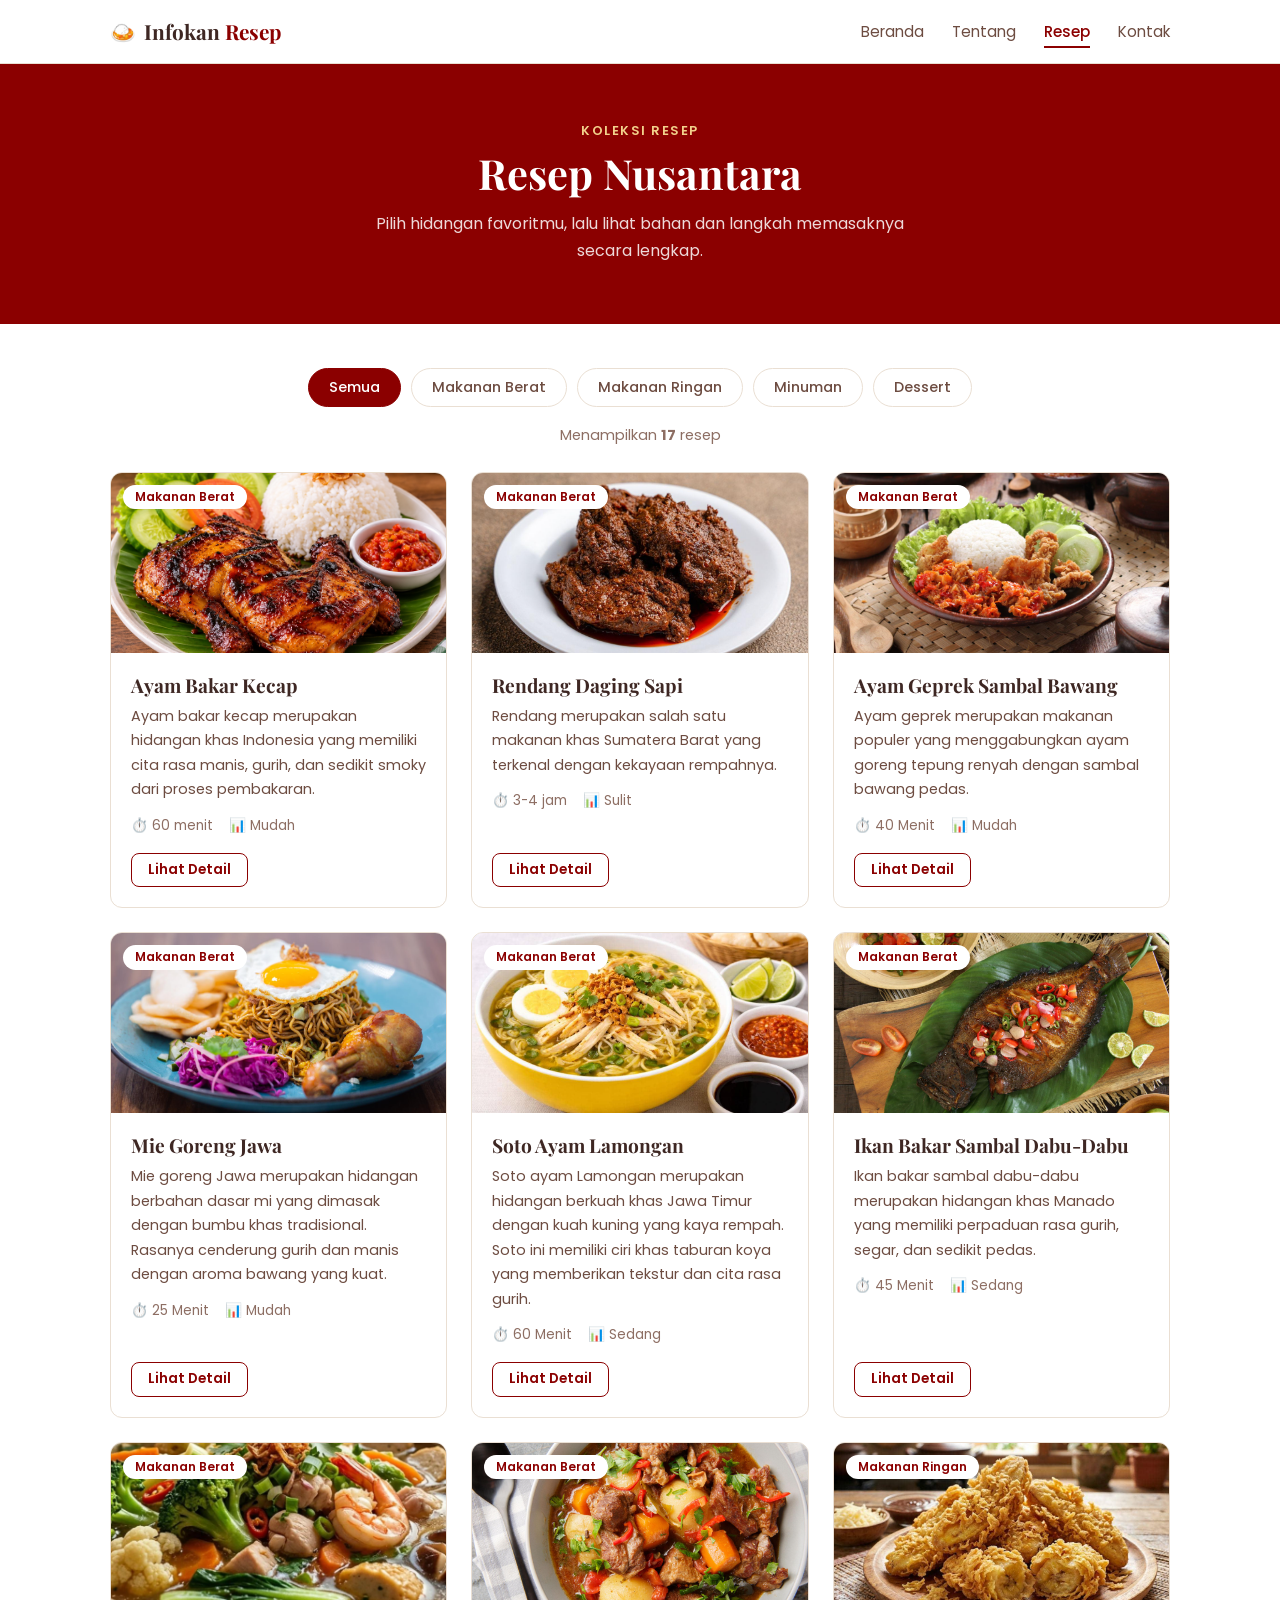
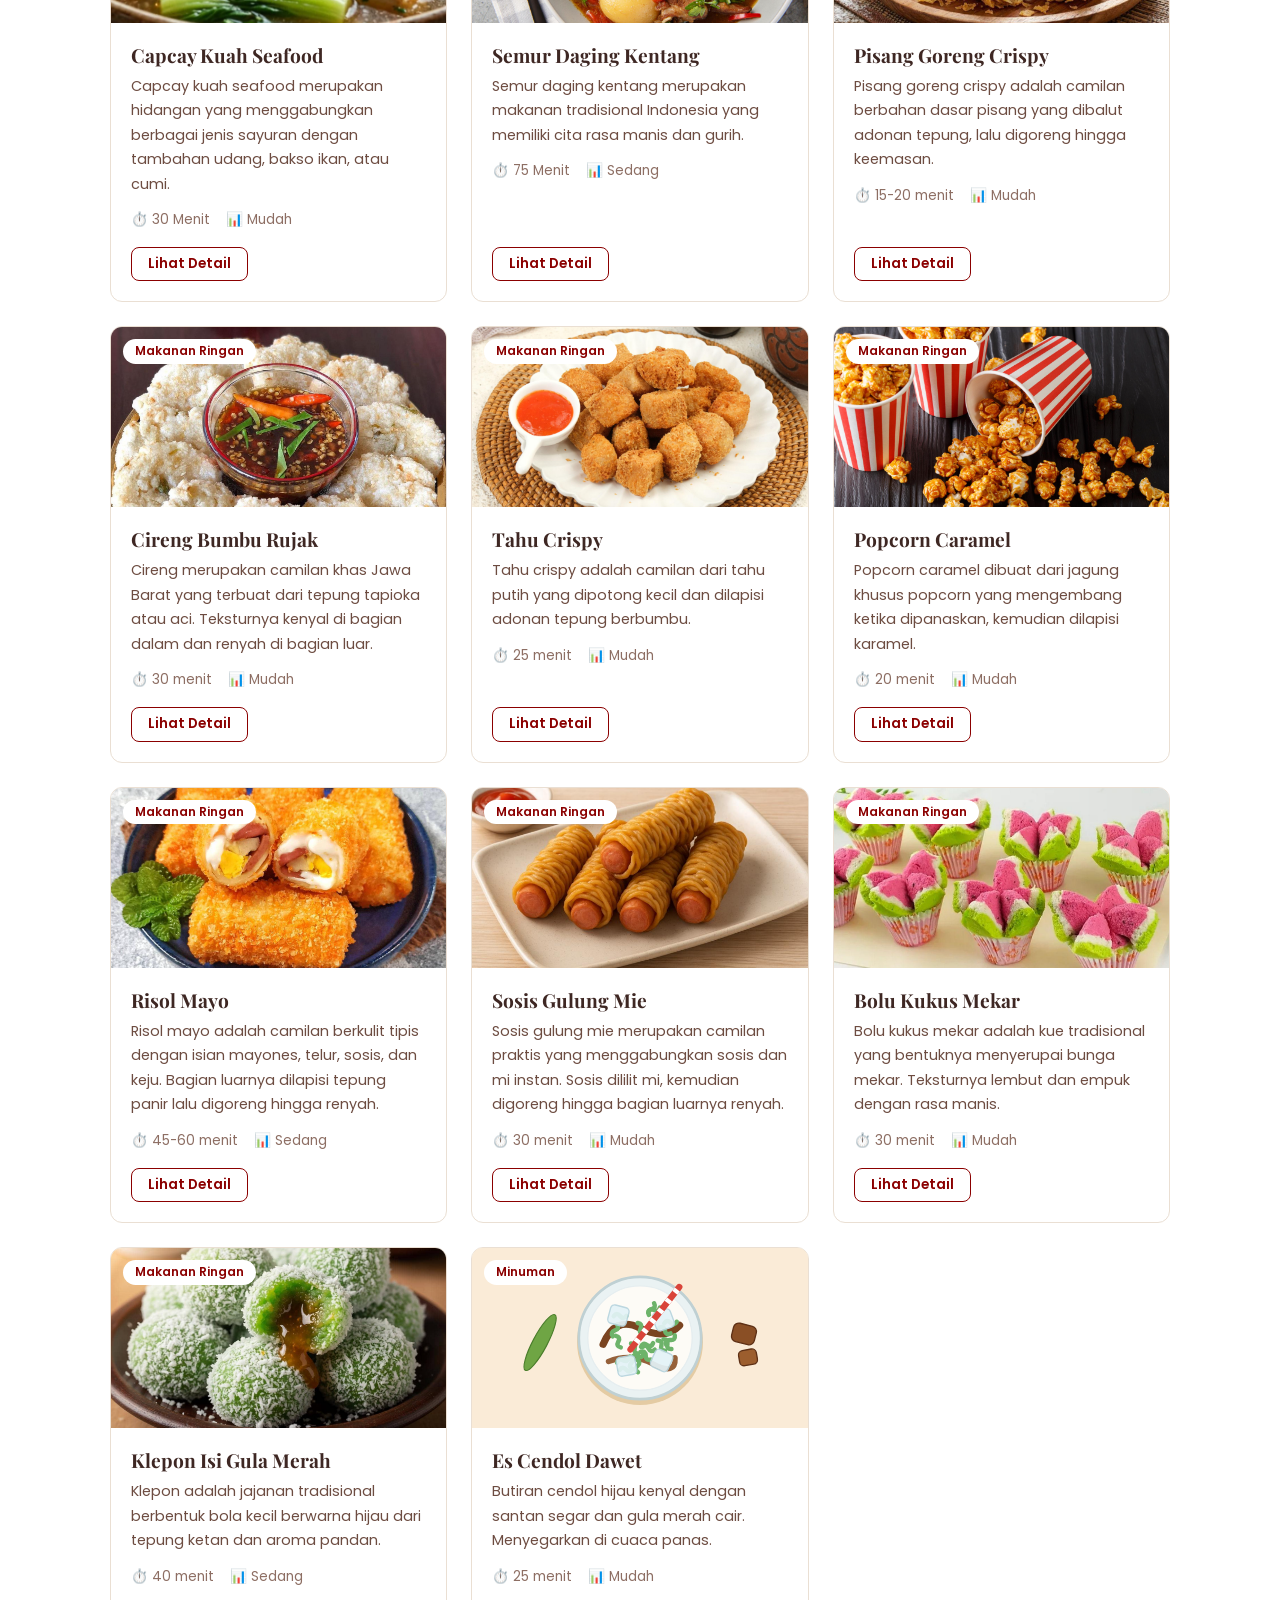
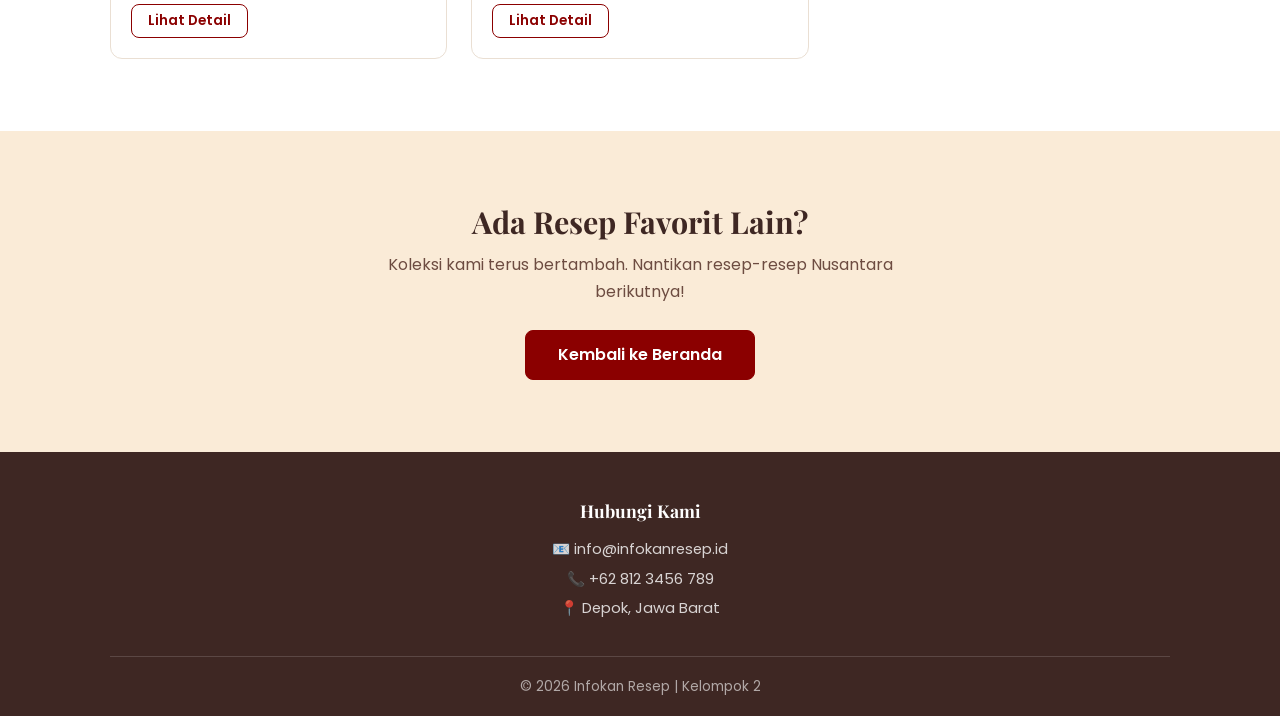
<file: resep.html>
<!DOCTYPE html>
<html lang="id">
<head>
    <meta charset="UTF-8">
    <meta name="viewport" content="width=device-width, initial-scale=1.0">
    <title>Resep Nusantara - Infokan Resep</title>
    <link rel="preconnect" href="https://fonts.googleapis.com">
    <link rel="preconnect" href="https://fonts.gstatic.com" crossorigin>
    <link href="https://fonts.googleapis.com/css2?family=Playfair+Display:wght@400;600;700;800&family=Poppins:wght@300;400;500;600;700&display=swap" rel="stylesheet">
    <link rel="stylesheet" href="style.css">
</head>
<body>
    <!-- Navigation -->
    <nav class="navbar" id="navbar">
        <div class="nav-container">
            <a href="index.html" class="nav-logo">
                <span class="logo-icon">🍛</span>
                <span class="logo-text">Infokan <span class="logo-accent">Resep</span></span>
            </a>
            <ul class="nav-menu" id="nav-menu">
                <li><a href="index.html" class="nav-link">Beranda</a></li>
                <li><a href="" class="nav-link">Tentang</a></li>
                <li><a href="resep.html" class="nav-link active">Resep</a></li>
                <li><a href="" class="nav-link">Kontak</a></li>
            </ul>
            <button class="hamburger" id="hamburger" aria-label="Menu navigasi">
                <span class="bar"></span>
                <span class="bar"></span>
                <span class="bar"></span>
            </button>
        </div>
    </nav>

    <!-- Page Header -->
    <header class="page-header">
        <div class="container">
            <span class="section-tag">Koleksi Resep</span>
            <h1 class="page-header-title">Resep Nusantara</h1>
            <p class="page-header-desc">Pilih hidangan favoritmu, lalu lihat bahan dan langkah memasaknya secara lengkap.</p>
        </div>
    </header>

    <!-- Recipes Section -->
    <main class="recipes-section">
        <div class="container">

            <!-- Filter kategori (data-filter dipakai script.js) -->
            <div class="filter-bar" role="group" aria-label="Filter kategori resep">
                <button type="button" class="filter-btn active" data-filter="semua">Semua</button>
                <button type="button" class="filter-btn" data-filter="makanan-berat">Makanan Berat</button>
                <button type="button" class="filter-btn" data-filter="makanan-ringan">Makanan Ringan</button>
                <button type="button" class="filter-btn" data-filter="minuman">Minuman</button>
                <button type="button" class="filter-btn" data-filter="dessert">Dessert</button>
            </div>
            <p class="recipe-result" aria-live="polite">Menampilkan <strong id="recipeCount">17</strong> resep</p>

            <div class="recipes-grid">


                <!-- Resep 2 -->
                <article class="recipe-card recipe-card-full" id="ayam-bakar-kecap" data-category="makanan-berat">
                    <div class="recipe-card-image">
                        <span class="recipe-card-badge">Makanan Berat</span>
                        <div class="recipe-card-overlay">
                            <img src="images/ayam-bakar-kecap.png" alt="Ayam Bakar Kecap" width="350" loading="lazy">
                        </div>
                    </div>
                    <div class="recipe-card-body">
                        <h2 class="recipe-card-title">Ayam Bakar Kecap</h2>
                        <p class="recipe-card-desc">Ayam bakar kecap merupakan hidangan khas Indonesia yang memiliki cita rasa manis, gurih, dan sedikit smoky dari proses pembakaran.</p>
                        <div class="recipe-card-meta">
                            <span class="meta-item">⏱️ 60 menit</span>
                            <span class="meta-item">📊 Mudah</span>
                        </div>
                        <button type="button" class="btn btn-outline btn-sm recipe-detail-btn" data-recipe="ayam-bakar-kecap">Lihat Detail</button>
                    </div>
                </article>

                <!-- Resep 3 -->
                <article class="recipe-card recipe-card-full" id="rendang-daging-sapi" data-category="makanan-berat">
                    <div class="recipe-card-image">
                        <span class="recipe-card-badge">Makanan Berat</span>
                        <div class="recipe-card-overlay">
                            <img src="images/rendang-daging-sapi.png" alt="Rendang Daging Sapi" width="350" loading="lazy">
                        </div>
                    </div>
                    <div class="recipe-card-body">
                        <h2 class="recipe-card-title">Rendang Daging Sapi</h2>
                        <p class="recipe-card-desc">Rendang merupakan salah satu makanan khas Sumatera Barat yang terkenal dengan kekayaan rempahnya.</p>
                        <div class="recipe-card-meta">
                            <span class="meta-item">⏱️ 3-4 jam</span>
                            <span class="meta-item">📊 Sulit</span>
                        </div>
                        <button type="button" class="btn btn-outline btn-sm recipe-detail-btn" data-recipe="rendang-daging-sapi">Lihat Detail</button>
                    </div>
                </article>

                <!-- Resep 4 -->
                <article class="recipe-card recipe-card-full" id="ayam-geprek-sambal-bawang" data-category="makanan-berat">
                    <div class="recipe-card-image">
                        <span class="recipe-card-badge">Makanan Berat</span>
                        <div class="recipe-card-overlay">
                            <img src="images/ayam-geprek-sambal-bawang.png" alt="Ayam Geprek Sambal Bawang" width="350" loading="lazy">
                        </div>
                    </div>
                    <div class="recipe-card-body">
                        <h2 class="recipe-card-title">Ayam Geprek Sambal Bawang</h2>
                        <p class="recipe-card-desc">Ayam geprek merupakan makanan populer yang menggabungkan ayam goreng tepung renyah dengan sambal bawang pedas.</p>
                        <div class="recipe-card-meta">
                            <span class="meta-item">⏱️ 40 Menit</span>
                            <span class="meta-item">📊 Mudah</span>
                        </div>
                        <button type="button" class="btn btn-outline btn-sm recipe-detail-btn" data-recipe="ayam-geprek-sambal-bawang">Lihat Detail</button>
                    </div>
                </article>

                <!-- Resep 5 -->
                <article class="recipe-card recipe-card-full" id="mie-goreng-jawa" data-category="makanan-berat">
                    <div class="recipe-card-image">
                        <span class="recipe-card-badge">Makanan Berat</span>
                        <div class="recipe-card-overlay">
                            <img src="images/mie-goreng-jawa.png" alt="Mie Goreng Jawa" width="350" loading="lazy">
                        </div>
                    </div>
                    <div class="recipe-card-body">
                        <h2 class="recipe-card-title">Mie Goreng Jawa</h2>
                        <p class="recipe-card-desc">Mie goreng Jawa merupakan hidangan berbahan dasar mi yang dimasak dengan bumbu khas tradisional. Rasanya cenderung gurih dan manis dengan aroma bawang yang kuat.</p>
                        <div class="recipe-card-meta">
                            <span class="meta-item">⏱️ 25 Menit</span>
                            <span class="meta-item">📊 Mudah</span>
                        </div>
                        <button type="button" class="btn btn-outline btn-sm recipe-detail-btn" data-recipe="mie-goreng-jawa">Lihat Detail</button>
                    </div>
                </article>

                <!-- Resep 6 -->
                <article class="recipe-card recipe-card-full" id="soto-ayam-lamongan" data-category="makanan-berat">
                    <div class="recipe-card-image">
                        <span class="recipe-card-badge">Makanan Berat</span>
                        <div class="recipe-card-overlay">
                            <img src="images/soto-ayam-lamongan.png" alt="Soto Ayam Lamongan" width="350" loading="lazy">
                        </div>
                    </div>
                    <div class="recipe-card-body">
                        <h2 class="recipe-card-title">Soto Ayam Lamongan</h2>
                        <p class="recipe-card-desc">Soto ayam Lamongan merupakan hidangan berkuah khas Jawa Timur dengan kuah kuning yang kaya rempah. Soto ini memiliki ciri khas taburan koya yang memberikan  tekstur dan cita rasa gurih.</p>
                        <div class="recipe-card-meta">
                            <span class="meta-item">⏱️ 60 Menit</span>
                            <span class="meta-item">📊 Sedang</span>
                        </div>
                        <button type="button" class="btn btn-outline btn-sm recipe-detail-btn" data-recipe="soto-ayam-lamongan">Lihat Detail</button>
                    </div>
                </article>

                <!-- Resep 7 -->
                <article class="recipe-card recipe-card-full" id="ikan-bakar-sambal-dabu-dabu" data-category="makanan-berat">
                    <div class="recipe-card-image">
                        <span class="recipe-card-badge">Makanan Berat</span>
                        <div class="recipe-card-overlay">
                            <img src="images/ikan-bakar-sambal-dabu.png" alt="Ikan Bakar Sambal Dabu-Dabu" width="350" loading="lazy">
                        </div>
                    </div>
                    <div class="recipe-card-body">
                        <h2 class="recipe-card-title">Ikan Bakar Sambal Dabu-Dabu</h2>
                        <p class="recipe-card-desc">Ikan bakar sambal dabu-dabu merupakan hidangan khas Manado yang memiliki perpaduan rasa gurih, segar, dan sedikit pedas.</p>
                        <div class="recipe-card-meta">
                            <span class="meta-item">⏱️ 45 Menit</span>
                            <span class="meta-item">📊 Sedang</span>
                        </div>
                        <button type="button" class="btn btn-outline btn-sm recipe-detail-btn" data-recipe="ikan-bakar-sambal-dabu-dabu">Lihat Detail</button>
                    </div>
                </article>

                <!-- Resep 8 -->
                <article class="recipe-card recipe-card-full" id="capcay-kuah-seafood" data-category="makanan-berat">
                    <div class="recipe-card-image">
                        <span class="recipe-card-badge">Makanan Berat</span>
                        <div class="recipe-card-overlay">
                            <img src="images/capcay-kuah-seafood.png" alt="Capcay Kuah Seafood" width="350" loading="lazy">
                        </div>
                    </div>
                    <div class="recipe-card-body">
                        <h2 class="recipe-card-title">Capcay Kuah Seafood</h2>
                        <p class="recipe-card-desc">Capcay kuah seafood merupakan hidangan yang menggabungkan berbagai jenis sayuran dengan tambahan udang, bakso ikan, atau cumi.</p>
                        <div class="recipe-card-meta">
                            <span class="meta-item">⏱️ 30 Menit</span>
                            <span class="meta-item">📊 Mudah</span>
                        </div>
                        <button type="button" class="btn btn-outline btn-sm recipe-detail-btn" data-recipe="capcay-kuah-seafood">Lihat Detail</button>
                    </div>
                </article>

                <!-- Resep 9 -->
                <article class="recipe-card recipe-card-full" id="semur-daging-kentang" data-category="makanan-berat">
                    <div class="recipe-card-image">
                        <span class="recipe-card-badge">Makanan Berat</span>
                        <div class="recipe-card-overlay">
                            <img src="images/semur-daging-kentang.png" alt="Semur Daging Kentang" width="350" loading="lazy">
                        </div>
                    </div>
                    <div class="recipe-card-body">
                        <h2 class="recipe-card-title">Semur Daging Kentang</h2>
                        <p class="recipe-card-desc">Semur daging kentang merupakan makanan tradisional Indonesia yang memiliki cita rasa manis dan gurih.</p>
                        <div class="recipe-card-meta">
                            <span class="meta-item">⏱️ 75 Menit</span>
                            <span class="meta-item">📊 Sedang</span>
                        </div>
                        <button type="button" class="btn btn-outline btn-sm recipe-detail-btn" data-recipe="capcay-kuah-seafood">Lihat Detail</button>
                    </div>
                </article>

                <!-- Resep 10 -->
                <article class="recipe-card recipe-card-full" id="pisang-goreng-crispy" data-category="makanan-ringan">
                    <div class="recipe-card-image">
                        <span class="recipe-card-badge">Makanan Ringan</span>
                        <div class="recipe-card-overlay">
                            <img src="images/pisang-goreng-crispy.png" alt="Pisang Goreng Crispy" width="350" loading="lazy">
                        </div>
                    </div>
                    <div class="recipe-card-body">
                        <h2 class="recipe-card-title">Pisang Goreng Crispy</h2>
                        <p class="recipe-card-desc">Pisang goreng crispy adalah camilan berbahan dasar pisang yang dibalut adonan tepung, lalu digoreng hingga keemasan.</p>
                        <div class="recipe-card-meta">
                            <span class="meta-item">⏱️ 15-20 menit</span>
                            <span class="meta-item">📊 Mudah</span>
                        </div>
                        <button type="button" class="btn btn-outline btn-sm recipe-detail-btn" data-recipe="pisang-goreng-crispy">Lihat Detail</button>
                    </div>
                </article>

                <!-- Resep 11 -->
                <article class="recipe-card recipe-card-full" id="cireng-bumbu-rujak" data-category="makanan-ringan">
                    <div class="recipe-card-image">
                        <span class="recipe-card-badge">Makanan Ringan</span>
                        <div class="recipe-card-overlay">
                            <img src="images/cireng-bumbu-rujak.png" alt="Cireng Bumbu Rujak" width="350" loading="lazy">
                        </div>
                    </div>
                    <div class="recipe-card-body">
                        <h2 class="recipe-card-title">Cireng Bumbu Rujak</h2>
                        <p class="recipe-card-desc">Cireng merupakan camilan khas Jawa Barat yang terbuat dari tepung tapioka atau aci. Teksturnya kenyal di bagian dalam dan renyah di bagian luar.</p>
                        <div class="recipe-card-meta">
                            <span class="meta-item">⏱️ 30 menit</span>
                            <span class="meta-item">📊 Mudah</span>
                        </div>
                        <button type="button" class="btn btn-outline btn-sm recipe-detail-btn" data-recipe="cireng-bumbu-rujak">Lihat Detail</button>
                    </div>
                </article>

                <!-- Resep 12 -->
                <article class="recipe-card recipe-card-full" id="tahu-crispy" data-category="makanan-ringan">
                    <div class="recipe-card-image">
                        <span class="recipe-card-badge">Makanan Ringan</span>
                        <div class="recipe-card-overlay">
                            <img src="images/tahu-crispy.png" alt="Tahu Crispy" width="350" loading="lazy">
                        </div>
                    </div>
                    <div class="recipe-card-body">
                        <h2 class="recipe-card-title">Tahu Crispy</h2>
                        <p class="recipe-card-desc">Tahu crispy adalah camilan dari tahu putih yang dipotong kecil dan dilapisi adonan tepung berbumbu.</p>
                        <div class="recipe-card-meta">
                            <span class="meta-item">⏱️ 25 menit</span>
                            <span class="meta-item">📊 Mudah</span>
                        </div>
                        <button type="button" class="btn btn-outline btn-sm recipe-detail-btn" data-recipe="tahu-crispy">Lihat Detail</button>
                    </div>
                </article>

                <!-- Resep 13 -->
                <article class="recipe-card recipe-card-full" id="popcorn-caramel" data-category="makanan-ringan">
                    <div class="recipe-card-image">
                        <span class="recipe-card-badge">Makanan Ringan</span>
                        <div class="recipe-card-overlay">
                            <img src="images/popcorn-caramel.png" alt="Popcorn Caramel" width="350" loading="lazy">
                        </div>
                    </div>
                    <div class="recipe-card-body">
                        <h2 class="recipe-card-title">Popcorn Caramel</h2>
                        <p class="recipe-card-desc">Popcorn caramel dibuat dari jagung khusus popcorn yang mengembang ketika dipanaskan, kemudian dilapisi karamel.</p>
                        <div class="recipe-card-meta">
                            <span class="meta-item">⏱️ 20 menit</span>
                            <span class="meta-item">📊 Mudah</span>
                        </div>
                        <button type="button" class="btn btn-outline btn-sm recipe-detail-btn" data-recipe="popcorn-caramel">Lihat Detail</button>
                    </div>
                </article>

                <!-- Resep 14 -->
                <article class="recipe-card recipe-card-full" id="risol-mayo" data-category="makanan-ringan">
                    <div class="recipe-card-image">
                        <span class="recipe-card-badge">Makanan Ringan</span>
                        <div class="recipe-card-overlay">
                            <img src="images/risol-mayo.png" alt="Risol Mayo" width="350" loading="lazy">
                        </div>
                    </div>
                    <div class="recipe-card-body">
                        <h2 class="recipe-card-title">Risol Mayo</h2>
                        <p class="recipe-card-desc">Risol mayo adalah camilan berkulit tipis dengan isian mayones, telur, sosis, dan keju. Bagian luarnya dilapisi tepung panir lalu digoreng hingga renyah.</p>
                        <div class="recipe-card-meta">
                            <span class="meta-item">⏱️ 45-60 menit</span>
                            <span class="meta-item">📊 Sedang</span>
                        </div>
                        <button type="button" class="btn btn-outline btn-sm recipe-detail-btn" data-recipe="risol-mayo">Lihat Detail</button>
                    </div>
                </article>

                <!-- Resep 15 -->
                <article class="recipe-card recipe-card-full" id="sosis-gulung-mie" data-category="makanan-ringan">
                    <div class="recipe-card-image">
                        <span class="recipe-card-badge">Makanan Ringan</span>
                        <div class="recipe-card-overlay">
                            <img src="images/sosis-gulung-mie.png" alt="Sosis Gulung Mie" width="350" loading="lazy">
                        </div>
                    </div>
                    <div class="recipe-card-body">
                        <h2 class="recipe-card-title">Sosis Gulung Mie</h2>
                        <p class="recipe-card-desc">Sosis gulung mie merupakan camilan praktis yang menggabungkan sosis dan mi instan. Sosis dililit mi, kemudian digoreng hingga bagian luarnya renyah.</p>
                        <div class="recipe-card-meta">
                            <span class="meta-item">⏱️ 30 menit</span>
                            <span class="meta-item">📊 Mudah</span>
                        </div>
                        <button type="button" class="btn btn-outline btn-sm recipe-detail-btn" data-recipe="sosis-gulung-mie">Lihat Detail</button>
                    </div>
                </article>

                <!-- Resep 16 -->
                <article class="recipe-card recipe-card-full" id="bolu-kukus-mekar" data-category="makanan-ringan">
                    <div class="recipe-card-image">
                        <span class="recipe-card-badge">Makanan Ringan</span>
                        <div class="recipe-card-overlay">
                            <img src="images/bolu-kukus-mekar.png" alt="Bolu Kukus Mekar" width="350" loading="lazy">
                        </div>
                    </div>
                    <div class="recipe-card-body">
                        <h2 class="recipe-card-title">Bolu Kukus Mekar</h2>
                        <p class="recipe-card-desc">Bolu kukus mekar adalah kue tradisional yang bentuknya menyerupai bunga mekar. Teksturnya lembut dan empuk dengan rasa manis.</p>
                        <div class="recipe-card-meta">
                            <span class="meta-item">⏱️ 30 menit</span>
                            <span class="meta-item">📊 Mudah</span>
                        </div>
                        <button type="button" class="btn btn-outline btn-sm recipe-detail-btn" data-recipe="bolu-kukus-mekar">Lihat Detail</button>
                    </div>
                </article>

                <!-- Resep 16 -->
                <article class="recipe-card recipe-card-full" id="klepon-isi-gula-merah" data-category="makanan-ringan">
                    <div class="recipe-card-image">
                        <span class="recipe-card-badge">Makanan Ringan</span>
                        <div class="recipe-card-overlay">
                            <img src="images/klepon-isi-gula-merah.png" alt="Klepon Isi Gula Merah" width="350" loading="lazy">
                        </div>
                    </div>
                    <div class="recipe-card-body">
                        <h2 class="recipe-card-title">Klepon Isi Gula Merah</h2>
                        <p class="recipe-card-desc">Klepon adalah jajanan tradisional berbentuk bola kecil berwarna hijau dari tepung ketan dan aroma pandan.</p>
                        <div class="recipe-card-meta">
                            <span class="meta-item">⏱️ 40 menit</span>
                            <span class="meta-item">📊 Sedang</span>
                        </div>
                        <button type="button" class="btn btn-outline btn-sm recipe-detail-btn" data-recipe="klepon-isi-gula-merah">Lihat Detail</button>
                    </div>
                </article>

                <!-- Resep 2 -->
                <article class="recipe-card recipe-card-full" id="es-cendol" data-category="minuman">
                    <div class="recipe-card-image">
                        <span class="recipe-card-badge">Minuman</span>
                        <div class="recipe-card-overlay">
                            <img src="images/es-cendol.svg" alt="Es cendol dengan santan dan gula merah" width="350" loading="lazy">
                        </div>
                    </div>
                    <div class="recipe-card-body">
                        <h2 class="recipe-card-title">Es Cendol Dawet</h2>
                        <p class="recipe-card-desc">Butiran cendol hijau kenyal dengan santan segar dan gula merah cair. Menyegarkan di cuaca panas.</p>
                        <div class="recipe-card-meta">
                            <span class="meta-item">⏱️ 25 menit</span>
                            <span class="meta-item">📊 Mudah</span>
                        </div>
                        <button type="button" class="btn btn-outline btn-sm recipe-detail-btn" data-recipe="es-cendol">Lihat Detail</button>
                    </div>
                </article>

            </div>

            <!-- Tampil kalau filter tidak punya hasil (mis. Dessert) -->
            <p class="recipe-empty" id="recipeEmpty" hidden>Resep untuk kategori ini segera hadir. Coba kategori lain dulu, ya!</p>
        </div>
    </main>

    <!-- CTA Section -->
    <section class="section cta-section">
        <div class="container">
            <div class="cta-content">
                <h2 class="cta-title">Ada Resep Favorit Lain?</h2>
                <p class="cta-desc">Koleksi kami terus bertambah. Nantikan resep-resep Nusantara berikutnya!</p>
                <a href="index.html" class="btn btn-primary btn-lg">Kembali ke Beranda</a>
            </div>
        </div>
    </section>

    <!-- Footer -->
    <footer class="footer">
        <div class="container">
            <div class="footer-col">
                <h4 class="footer-heading">Hubungi Kami</h4>
                <ul class="footer-contact">
                    <li>📧 info@infokanresep.id</li>
                    <li>📞 +62 812 3456 789</li>
                    <li>📍 Depok, Jawa Barat</li>
                </ul>
            </div>
            <div class="footer-bottom">
                <p>&copy; 2026 Infokan Resep | Kelompok 2</p>
            </div>
        </div>
    </footer>

    <!-- Modal detail resep (diisi oleh script.js) -->
    <div class="modal" id="recipeModal" role="dialog" aria-modal="true" aria-label="Detail resep">
        <div class="modal-content">
            <button type="button" class="modal-close" id="modalClose" aria-label="Tutup detail resep">&times;</button>
            <div class="modal-body" id="modalBody"></div>
        </div>
    </div>

    <!-- Back to Top Button -->
    <button class="back-to-top" id="backToTop" aria-label="Kembali ke atas">↑</button>

    <script src="script.js"></script>
</body>
</html>
</file>
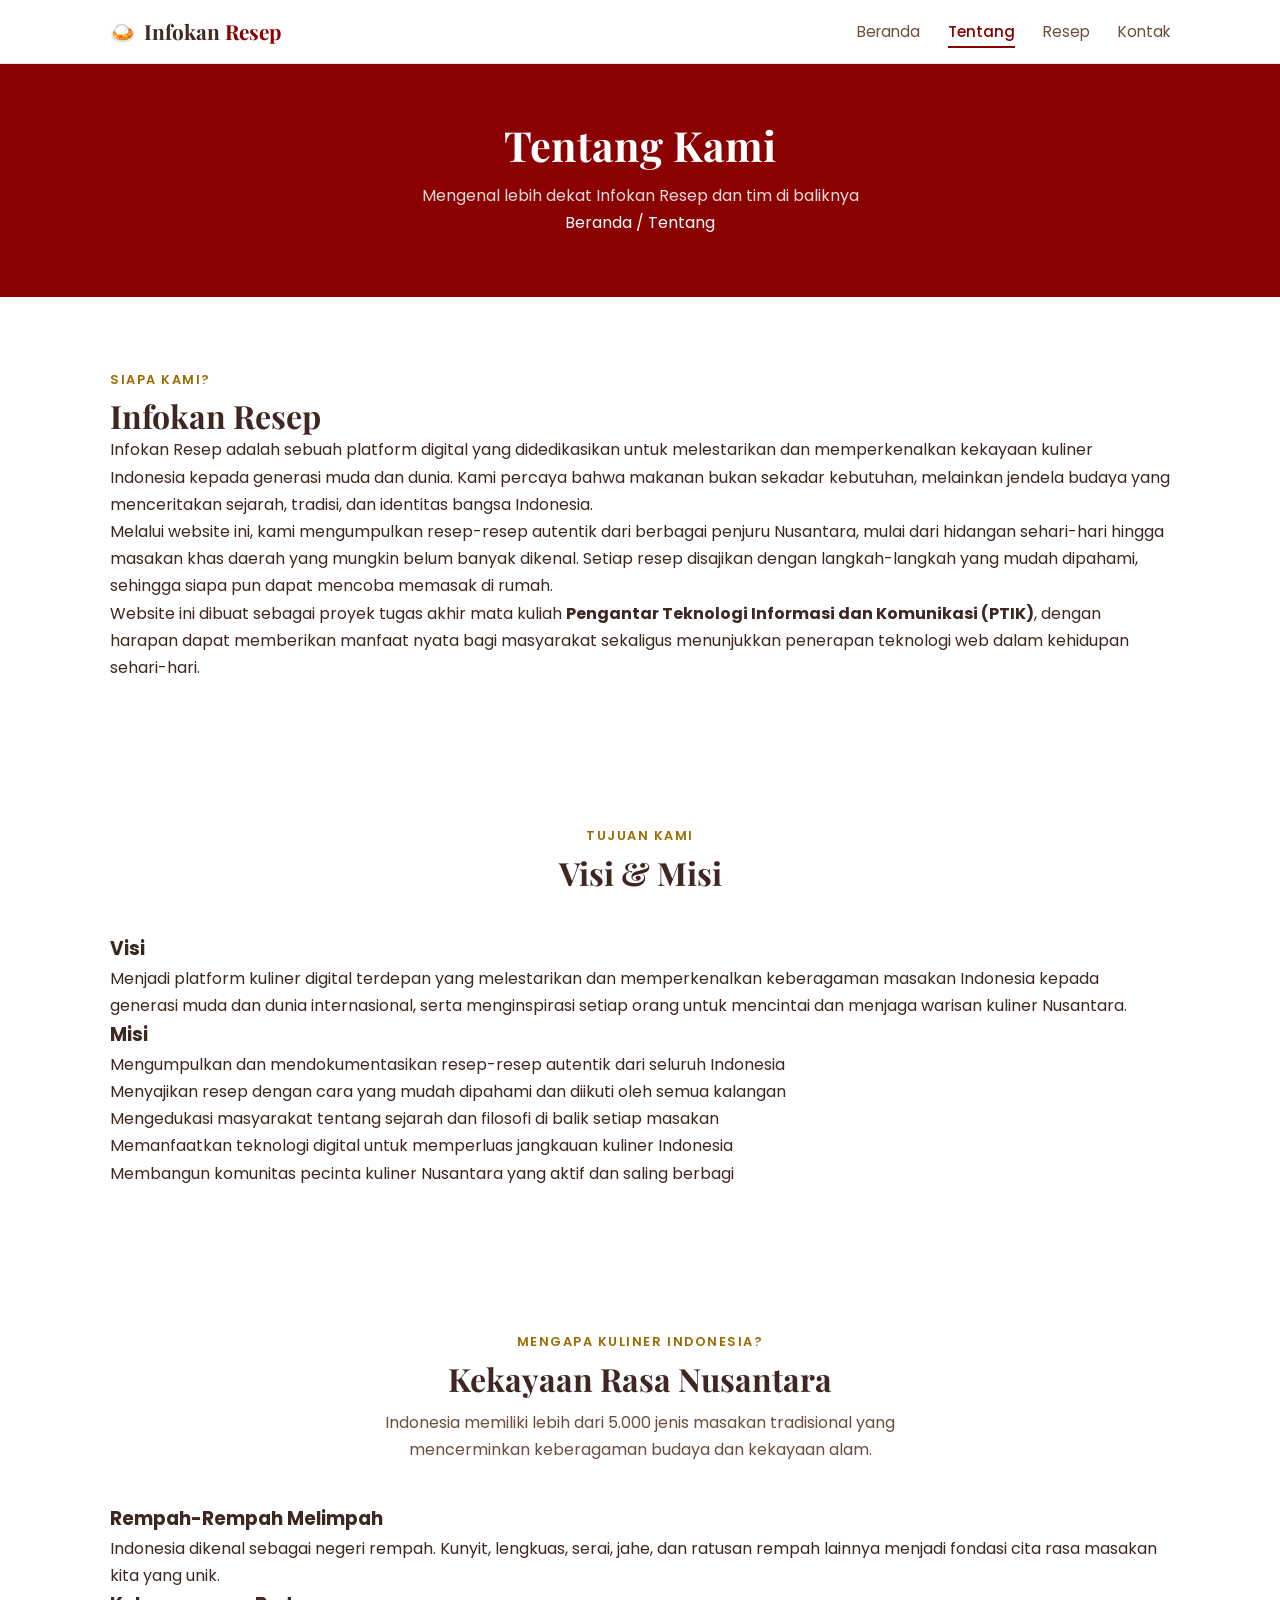
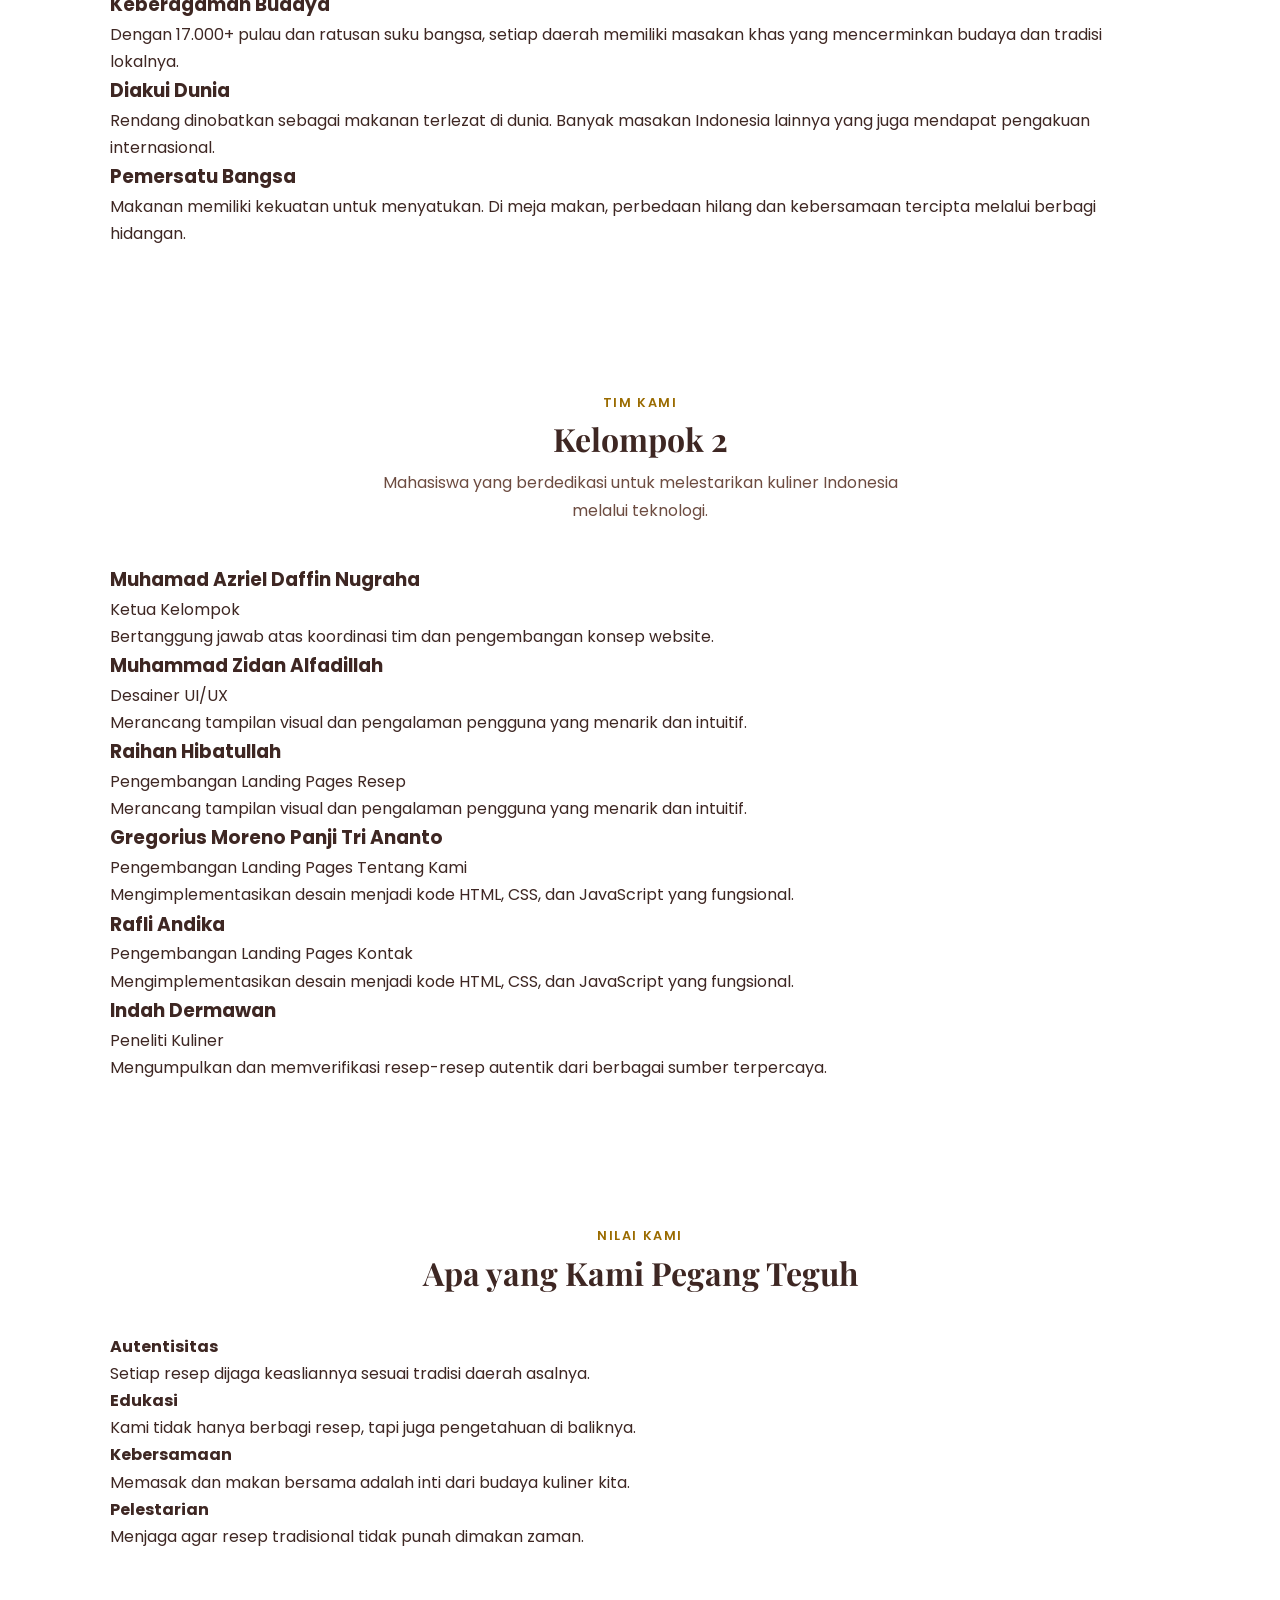
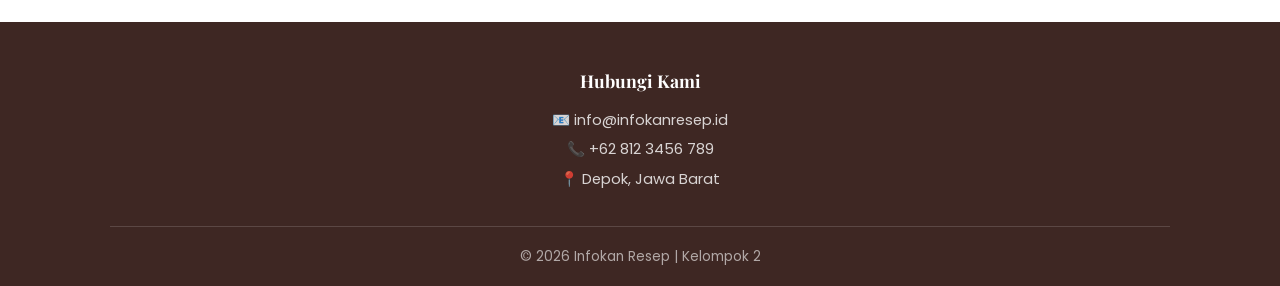
<file: tentang.html>
<!DOCTYPE html>
<html lang="id">
<head>
    <meta charset="UTF-8">
    <meta name="viewport" content="width=device-width, initial-scale=1.0">
    <title>Tentang Kami - Infokan Resep</title>
    <link rel="preconnect" href="https://fonts.googleapis.com">
    <link rel="preconnect" href="https://fonts.gstatic.com" crossorigin>
    <link href="https://fonts.googleapis.com/css2?family=Playfair+Display:wght@400;600;700;800&family=Poppins:wght@300;400;500;600;700&display=swap" rel="stylesheet">
    <link rel="stylesheet" href="style.css">
</head>
<body>
    <!-- Navigation -->
    <nav class="navbar" id="navbar">
        <div class="nav-container">
            <a href="index.html" class="nav-logo">
                <span class="logo-icon">🍛</span>
                <span class="logo-text">Infokan <span class="logo-accent">Resep</span></span>
            </a>
            <ul class="nav-menu" id="nav-menu">
                <li><a href="index.html" class="nav-link">Beranda</a></li>
                <li><a href="tentang.html" class="nav-link active">Tentang</a></li>
                <li><a href="resep.html" class="nav-link">Resep</a></li>
                <li><a href="kontak.html" class="nav-link">Kontak</a></li>
            </ul>
            <button class="hamburger" id="hamburger" aria-label="Menu navigasi">
                <span class="bar"></span>
                <span class="bar"></span>
                <span class="bar"></span>
            </button>
        </div>
    </nav>

    <!-- Page Header -->
    <section class="page-header">
        <div class="page-header-overlay"></div>
        <div class="page-header-content">
            <h1 class="page-header-title fade-in">Tentang Kami</h1>
            <p class="page-header-desc fade-in">Mengenal lebih dekat Infokan Resep dan tim di baliknya</p>
            <div class="breadcrumb fade-in">
                <a href="index.html">Beranda</a>
                <span>/</span>
                <span>Tentang</span>
            </div>
        </div>
    </section>

    <!-- About Section -->
    <section class="section about-main-section">
        <div class="container">
            <div class="about-intro fade-in">
                <div class="about-intro-content">
                    <span class="section-tag">Siapa Kami?</span>
                    <h2 class="section-title">Infokan Resep</h2>
                    <p>Infokan Resep adalah sebuah platform digital yang didedikasikan untuk melestarikan dan memperkenalkan kekayaan kuliner Indonesia kepada generasi muda dan dunia. Kami percaya bahwa makanan bukan sekadar kebutuhan, melainkan jendela budaya yang menceritakan sejarah, tradisi, dan identitas bangsa Indonesia.</p>
                    <p>Melalui website ini, kami mengumpulkan resep-resep autentik dari berbagai penjuru Nusantara, mulai dari hidangan sehari-hari hingga masakan khas daerah yang mungkin belum banyak dikenal. Setiap resep disajikan dengan langkah-langkah yang mudah dipahami, sehingga siapa pun dapat mencoba memasak di rumah.</p>
                    <p>Website ini dibuat sebagai proyek tugas akhir mata kuliah <strong>Pengantar Teknologi Informasi dan Komunikasi (PTIK)</strong>, dengan harapan dapat memberikan manfaat nyata bagi masyarakat sekaligus menunjukkan penerapan teknologi web dalam kehidupan sehari-hari.</p>
                </div>
                <div class="about-intro-visual">
                    <div class="about-image-placeholder" style="background: linear-gradient(135deg, #8B0000 0%, #C41E3D 50%, #DAA520 100%);">
                        <div class="about-image-text">
                        </div>
                    </div>
                </div>
            </div>
        </div>
    </section>

    <!-- Vision & Mission -->
    <section class="section vision-mission-section">
        <div class="container">
            <div class="section-header fade-in">    
                <span class="section-tag">Tujuan Kami</span>
                <h2 class="section-title">Visi & Misi</h2>
            </div>
            <div class="vm-grid">
                <div class="vm-card fade-in">
                    <div class="vm-icon"></div>
                    <h3 class="vm-title">Visi</h3>
                    <p class="vm-text">Menjadi platform kuliner digital terdepan yang melestarikan dan memperkenalkan keberagaman masakan Indonesia kepada generasi muda dan dunia internasional, serta menginspirasi setiap orang untuk mencintai dan menjaga warisan kuliner Nusantara.</p>
                </div>
                <div class="vm-card fade-in">
                    <div class="vm-icon"></div>
                    <h3 class="vm-title">Misi</h3>
                    <ul class="vm-list">
                        <li>Mengumpulkan dan mendokumentasikan resep-resep autentik dari seluruh Indonesia</li>
                        <li>Menyajikan resep dengan cara yang mudah dipahami dan diikuti oleh semua kalangan</li>
                        <li>Mengedukasi masyarakat tentang sejarah dan filosofi di balik setiap masakan</li>
                        <li>Memanfaatkan teknologi digital untuk memperluas jangkauan kuliner Indonesia</li>
                        <li>Membangun komunitas pecinta kuliner Nusantara yang aktif dan saling berbagi</li>
                    </ul>
                </div>
            </div>
        </div>
    </section>

    <!-- Why Indonesian Cuisine -->
    <section class="section why-section">
        <div class="container">
            <div class="section-header fade-in">
                <span class="section-tag">Mengapa Kuliner Indonesia?</span>
                <h2 class="section-title">Kekayaan Rasa Nusantara</h2>
                <p class="section-desc">Indonesia memiliki lebih dari 5.000 jenis masakan tradisional yang mencerminkan keberagaman budaya dan kekayaan alam.</p>
            </div>
            <div class="why-grid">
                <div class="why-card fade-in">
                    <div class="why-icon"></div>
                    <h3>Rempah-Rempah Melimpah</h3>
                    <p>Indonesia dikenal sebagai negeri rempah. Kunyit, lengkuas, serai, jahe, dan ratusan rempah lainnya menjadi fondasi cita rasa masakan kita yang unik.</p>
                </div>
                <div class="why-card fade-in">
                    <div class="why-icon"></div>
                    <h3>Keberagaman Budaya</h3>
                    <p>Dengan 17.000+ pulau dan ratusan suku bangsa, setiap daerah memiliki masakan khas yang mencerminkan budaya dan tradisi lokalnya.</p>
                </div>
                <div class="why-card fade-in">
                    <div class="why-icon"></div>
                    <h3>Diakui Dunia</h3>
                    <p>Rendang dinobatkan sebagai makanan terlezat di dunia. Banyak masakan Indonesia lainnya yang juga mendapat pengakuan internasional.</p>
                </div>
                <div class="why-card fade-in">
                    <div class="why-icon"></div>
                    <h3>Pemersatu Bangsa</h3>
                    <p>Makanan memiliki kekuatan untuk menyatukan. Di meja makan, perbedaan hilang dan kebersamaan tercipta melalui berbagi hidangan.</p>
                </div>
            </div>
        </div>
    </section>

    <!-- Team Section -->
    <section class="section team-section">
        <div class="container">
            <div class="section-header fade-in">
                <span class="section-tag">Tim Kami</span>
                <h2 class="section-title">Kelompok 2</h2>
                <p class="section-desc">Mahasiswa yang berdedikasi untuk melestarikan kuliner Indonesia melalui teknologi.</p>
            </div>
            <div class="team-grid">
                <div class="team-card fade-in">
                    <div class="team-avatar" style="background: linear-gradient(135deg, #8B0000, #C41E3D);">
                    </div>
                    <h3 class="team-name">Muhamad Azriel Daffin Nugraha</h3>
                    <p class="team-role">Ketua Kelompok</p>
                    <p class="team-desc">Bertanggung jawab atas koordinasi tim dan pengembangan konsep website.</p>
                </div>
                <div class="team-card fade-in">
                    <div class="team-avatar" style="background: linear-gradient(135deg, #DAA520, #C41E3D);">
                    </div>
                    <h3 class="team-name">Muhammad Zidan Alfadillah</h3>
                    <p class="team-role">Desainer UI/UX</p>
                    <p class="team-desc">Merancang tampilan visual dan pengalaman pengguna yang menarik dan intuitif.</p>
                </div>

                <div class="team-card fade-in">
                    <div class="team-avatar" style="background: linear-gradient(135deg, #C41E3D, #DAA520);">
                    </div>
                    <h3 class="team-name">Raihan Hibatullah</h3>
                    <p class="team-role">Pengembangan Landing Pages Resep<Penulis Konten></p>
                    <p class="team-desc">Merancang tampilan visual dan pengalaman pengguna yang menarik dan intuitif.</p>
                </div>                
                <div class="team-card fade-in">
                    <div class="team-avatar" style="background: linear-gradient(135deg, #3E2723, #8B0000);">
                    </div>
                    <h3 class="team-name">Gregorius Moreno Panji Tri Ananto</h3>
                    <p class="team-role">Pengembangan Landing Pages Tentang Kami</p>
                    <p class="team-desc">Mengimplementasikan desain menjadi kode HTML, CSS, dan JavaScript yang fungsional.</p>
                </div>
                                <div class="team-card fade-in">
                    <div class="team-avatar" style="background: linear-gradient(135deg, #3E2723, #8B0000);">
                    </div>
                    <h3 class="team-name">Rafli Andika</h3>
                    <p class="team-role">Pengembangan Landing Pages Kontak</p>
                    <p class="team-desc">Mengimplementasikan desain menjadi kode HTML, CSS, dan JavaScript yang fungsional.</p>
                </div>
                <div class="team-card fade-in">
                    <div class="team-avatar" style="background: linear-gradient(135deg, #8B0000, #DAA520);">
                    </div>
                    <h3 class="team-name">Indah Dermawan</h3>
                    <p class="team-role">Peneliti Kuliner</p>
                    <p class="team-desc">Mengumpulkan dan memverifikasi resep-resep autentik dari berbagai sumber terpercaya.</p>
                </div>
            </div>
        </div>
    </section>

    <!-- Values Section -->
    <section class="section values-section">
        <div class="container">
            <div class="values-content fade-in">
                <div class="section-header">
                    <span class="section-tag">Nilai Kami</span>
                    <h2 class="section-title">Apa yang Kami Pegang Teguh</h2>
                </div>
                <div class="values-grid">
                    <div class="value-item">
                        <span class="value-icon"></span>
                        <h4>Autentisitas</h4>
                        <p>Setiap resep dijaga keasliannya sesuai tradisi daerah asalnya.</p>
                    </div>
                    <div class="value-item">
                        <span class="value-icon"></span>
                        <h4>Edukasi</h4>
                        <p>Kami tidak hanya berbagi resep, tapi juga pengetahuan di baliknya.</p>
                    </div>
                    <div class="value-item">
                        <span class="value-icon"></span>
                        <h4>Kebersamaan</h4>
                        <p>Memasak dan makan bersama adalah inti dari budaya kuliner kita.</p>
                    </div>
                    <div class="value-item">
                        <span class="value-icon"></span>
                        <h4>Pelestarian</h4>
                        <p>Menjaga agar resep tradisional tidak punah dimakan zaman.</p>
                    </div>
                </div>
            </div>
        </div>
    </section>

    <!-- Footer -->
    <footer class="footer">
        <div class="container">
                <div class="footer-col">
                    <h4 class="footer-heading">Hubungi Kami</h4>
                    <ul class="footer-contact">
                        <li>📧 info@infokanresep.id</li>
                        <li>📞 +62 812 3456 789</li>
                        <li>📍 Depok, Jawa Barat</li>
                    </ul>
                </div>
            <div class="footer-bottom">
                <p>&copy; 2026 Infokan Resep | Kelompok 2</p>
            </div>
        </div>
    </footer>

    <!-- Back to Top Button -->
    <button class="back-to-top" id="backToTop" aria-label="Kembali ke atas">↑</button>

    <script src="script.js"></script>
</body>
</html>
</file>
<file: style.css>
/* ============================
   INFOKAN RESEP - Stylesheet (versi kalem)
   Palet: maroon, krem, emas, cokelat tua
   Font : Playfair Display (judul), Poppins (isi)
   Catatan: tanpa gradient, tanpa animasi, hover minimal
   ============================ */

*, *::before, *::after {
    margin: 0;
    padding: 0;
    box-sizing: border-box;
}

:root {
    --primary: #8B0000;
    --primary-dark: #6E0000;
    --accent: #9A6B00;
    --accent-soft: #F2D18B;
    --dark: #3E2723;
    --cream: #FFF8F0;
    --cream-dark: #FAEBD7;
    --white: #FFFFFF;
    --text: #3E2723;
    --text-light: #6D4C41;
    --text-muted: #8D6E63;
    --border: #EADFD3;
    --radius: 12px;
    --font-heading: 'Playfair Display', Georgia, serif;
    --font-body: 'Poppins', 'Segoe UI', Arial, sans-serif;
}

html {
    scroll-behavior: smooth;
}

body {
    font-family: var(--font-body);
    font-size: 16px;
    line-height: 1.7;
    color: var(--text);
    background: var(--white);
}

a {
    color: inherit;
    text-decoration: none;
}

ul {
    list-style: none;
}

img {
    display: block;
    max-width: 100%;
}

a:focus-visible,
button:focus-visible {
    outline: 2px solid var(--accent);
    outline-offset: 2px;
}

/* ---- Layout ---- */
.container {
    max-width: 1100px;
    margin: 0 auto;
    padding: 0 20px;
}

.section {
    padding: 72px 0;
}

.section-header {
    max-width: 560px;
    margin: 0 auto 40px;
    text-align: center;
}

.section-tag {
    display: block;
    margin-bottom: 6px;
    font-size: 0.8rem;
    font-weight: 600;
    letter-spacing: 0.12em;
    text-transform: uppercase;
    color: var(--accent);
}

.section-title {
    font-family: var(--font-heading);
    font-size: 2rem;
    line-height: 1.25;
    color: var(--dark);
}

.section-desc {
    margin-top: 10px;
    color: var(--text-light);
}

/* ---- Buttons ---- */
.btn {
    display: inline-block;
    padding: 10px 24px;
    border: 1.5px solid var(--primary);
    border-radius: 8px;
    font-family: inherit;
    font-size: 0.95rem;
    font-weight: 600;
    line-height: 1.5;
    text-align: center;
    cursor: pointer;
    transition: background-color 0.2s, color 0.2s;
}

.btn-primary {
    background: var(--primary);
    color: var(--white);
}

.btn-primary:hover {
    background: var(--primary-dark);
    border-color: var(--primary-dark);
}

.btn-secondary,
.btn-outline {
    background: transparent;
    color: var(--primary);
}

.btn-secondary:hover,
.btn-outline:hover {
    background: var(--primary);
    color: var(--white);
}

.btn-sm {
    padding: 6px 16px;
    font-size: 0.85rem;
}

.btn-lg {
    padding: 12px 32px;
    font-size: 1rem;
}

/* ---- Navbar ---- */
.navbar {
    position: sticky;
    top: 0;
    z-index: 100;
    background: var(--white);
    border-bottom: 1px solid var(--border);
}

.nav-container {
    display: flex;
    align-items: center;
    justify-content: space-between;
    max-width: 1100px;
    margin: 0 auto;
    padding: 14px 20px;
}

.nav-logo {
    display: flex;
    align-items: center;
    gap: 8px;
    font-family: var(--font-heading);
    font-size: 1.3rem;
    font-weight: 700;
    color: var(--dark);
}

.logo-accent {
    color: var(--primary);
}

.nav-menu {
    display: flex;
    gap: 28px;
}

.nav-link {
    padding: 4px 0;
    font-size: 0.95rem;
    color: var(--text-light);
    border-bottom: 2px solid transparent;
}

.nav-link:hover {
    color: var(--primary);
}

.nav-link.active {
    color: var(--primary);
    font-weight: 500;
    border-bottom-color: var(--primary);
}

.hamburger {
    display: none;
    flex-direction: column;
    gap: 5px;
    padding: 8px;
    background: none;
    border: 0;
    cursor: pointer;
}

.hamburger .bar {
    display: block;
    width: 22px;
    height: 2px;
    background: var(--dark);
}

.hamburger.active .bar:nth-child(1) {
    transform: translateY(7px) rotate(45deg);
}

.hamburger.active .bar:nth-child(2) {
    opacity: 0;
}

.hamburger.active .bar:nth-child(3) {
    transform: translateY(-7px) rotate(-45deg);
}

/* ---- Hero ---- */
.hero {
    padding: 88px 0 96px;
    text-align: center;
    background: var(--primary);
    color: var(--white);
}

.hero-overlay,
.hero-scroll-indicator {
    display: none;
}

.hero-content {
    max-width: 680px;
    margin: 0 auto;
    padding: 0 20px;
}

.hero-subtitle {
    margin-bottom: 8px;
    font-size: 0.85rem;
    font-weight: 500;
    letter-spacing: 0.14em;
    text-transform: uppercase;
    color: var(--accent-soft);
}

.hero-title {
    margin-bottom: 16px;
    font-family: var(--font-heading);
    font-size: 3.2rem;
    line-height: 1.15;
}

.hero-description {
    margin-bottom: 32px;
    color: rgba(255, 255, 255, 0.85);
}

.hero-buttons {
    display: flex;
    flex-wrap: wrap;
    justify-content: center;
    gap: 12px;
}

.hero .btn-primary {
    background: var(--white);
    border-color: var(--white);
    color: var(--primary);
}

.hero .btn-primary:hover {
    background: var(--cream-dark);
    border-color: var(--cream-dark);
}

.hero .btn-secondary {
    border-color: rgba(255, 255, 255, 0.7);
    color: var(--white);
}

.hero .btn-secondary:hover {
    background: rgba(255, 255, 255, 0.12);
    border-color: var(--white);
}

/* ---- Resep unggulan ---- */
.featured-grid {
    display: grid;
    grid-template-columns: repeat(auto-fit, minmax(240px, 1fr));
    gap: 24px;
}

.recipe-card {
    display: flex;
    flex-direction: column;
    overflow: hidden;
    background: var(--white);
    border: 1px solid var(--border);
    border-radius: var(--radius);
}

.recipe-card:hover {
    border-color: var(--primary);
}

.recipe-card-image {
    position: relative;
    height: 180px;
    background: var(--cream-dark);
    overflow: hidden;
}

.recipe-card-overlay,
.recipe-card-overlay img {
    width: 100%;
    height: 100%;
}

.recipe-card-overlay img {
    object-fit: cover;
    font-size: 0.85rem;
    color: var(--text-muted);
}

.recipe-card-badge {
    position: absolute;
    top: 12px;
    left: 12px;
    z-index: 1;
    padding: 2px 12px;
    background: var(--white);
    border-radius: 999px;
    font-size: 0.75rem;
    font-weight: 600;
    color: var(--primary);
}

.recipe-card-badge:empty {
    display: none;
}

.recipe-card-body {
    display: flex;
    flex: 1;
    flex-direction: column;
    padding: 20px;
}

.recipe-card-title {
    font-family: var(--font-heading);
    font-size: 1.2rem;
    line-height: 1.3;
    color: var(--dark);
}

.recipe-card-desc {
    margin-top: 6px;
    font-size: 0.9rem;
    color: var(--text-light);
}

.recipe-card-meta {
    display: flex;
    flex-wrap: wrap;
    gap: 6px 16px;
    margin: 12px 0 16px;
    font-size: 0.85rem;
    color: var(--text-muted);
}

.recipe-card-body .btn {
    align-self: flex-start;
    margin-top: auto;
}

/* ---- Kategori ---- */
.categories-section {
    background: var(--cream);
}

.categories-grid {
    display: grid;
    grid-template-columns: repeat(auto-fit, minmax(220px, 1fr));
    gap: 20px;
}

.category-card {
    display: block;
    padding: 24px 20px;
    text-align: center;
    background: var(--white);
    border: 1px solid var(--border);
    border-radius: var(--radius);
}

.category-card:hover {
    border-color: var(--primary);
}

.category-icon {
    display: flex;
    align-items: center;
    justify-content: center;
    width: 56px;
    height: 56px;
    margin: 0 auto 12px;
    background: var(--cream-dark);
    border-radius: 50%;
    font-size: 1.6rem;
    line-height: 1;
}

.category-title {
    font-family: var(--font-heading);
    font-size: 1.1rem;
    color: var(--dark);
}

.category-desc {
    margin: 6px 0 10px;
    font-size: 0.88rem;
    color: var(--text-light);
}

.category-count {
    font-size: 0.8rem;
    font-weight: 600;
    color: var(--primary);
}

/* ---- Tentang (teaser) ---- */
.about-teaser {
    display: grid;
    grid-template-columns: 1.2fr 1fr;
    gap: 48px;
    align-items: center;
}

.about-teaser-content .section-tag {
    text-align: left;
}

.about-teaser-content .section-title {
    margin-bottom: 14px;
}

.about-teaser-text {
    margin-bottom: 24px;
    color: var(--text-light);
}

.about-visual-card {
    padding: 8px 24px;
    background: var(--cream);
    border: 1px solid var(--border);
    border-radius: var(--radius);
}

.visual-item {
    display: flex;
    align-items: baseline;
    justify-content: space-between;
    gap: 16px;
    padding: 16px 0;
}

.visual-item + .visual-item {
    border-top: 1px solid var(--border);
}

.visual-number {
    font-family: var(--font-heading);
    font-size: 1.8rem;
    font-weight: 700;
    color: var(--primary);
}

.visual-label {
    font-size: 0.9rem;
    color: var(--text-light);
    text-align: right;
}

/* ---- CTA ---- */
.cta-section {
    background: var(--cream-dark);
}

.cta-content {
    max-width: 560px;
    margin: 0 auto;
    text-align: center;
}

.cta-title {
    font-family: var(--font-heading);
    font-size: 1.9rem;
    line-height: 1.25;
    color: var(--dark);
}

.cta-desc {
    margin: 10px 0 24px;
    color: var(--text-light);
}

/* ---- Footer ---- */
.footer {
    padding-top: 44px;
    background: var(--dark);
    color: rgba(255, 255, 255, 0.8);
    text-align: center;
}

.footer-heading {
    margin-bottom: 10px;
    font-family: var(--font-heading);
    font-size: 1.1rem;
    color: var(--white);
}

.footer-contact li {
    font-size: 0.92rem;
    line-height: 2;
}

.footer-bottom {
    margin-top: 32px;
    padding: 18px 0;
    border-top: 1px solid rgba(255, 255, 255, 0.15);
    font-size: 0.85rem;
    color: rgba(255, 255, 255, 0.6);
}

/* ---- Tombol kembali ke atas ---- */
.back-to-top {
    position: fixed;
    right: 20px;
    bottom: 20px;
    z-index: 100;
    width: 40px;
    height: 40px;
    background: var(--primary);
    border: 0;
    border-radius: 50%;
    font-size: 1.1rem;
    color: var(--white);
    cursor: pointer;
    opacity: 0;
    visibility: hidden;
    transition: opacity 0.2s;
}

.back-to-top.visible {
    opacity: 1;
    visibility: visible;
}

.back-to-top:hover {
    background: var(--primary-dark);
}

/* ---- Halaman Resep: header ---- */
.page-header {
    padding: 56px 0 60px;
    text-align: center;
    background: var(--primary);
    color: var(--white);
}

.page-header .section-tag {
    color: var(--accent-soft);
}

.page-header-title {
    font-family: var(--font-heading);
    font-size: 2.6rem;
    line-height: 1.2;
}

.page-header-desc {
    max-width: 540px;
    margin: 12px auto 0;
    color: rgba(255, 255, 255, 0.85);
}

/* ---- Halaman Resep: filter + grid ---- */
.recipes-section {
    padding: 44px 0 72px;
}

.filter-bar {
    display: flex;
    flex-wrap: wrap;
    justify-content: center;
    gap: 10px;
    margin-bottom: 16px;
}

.filter-btn {
    padding: 8px 20px;
    background: var(--white);
    border: 1.5px solid var(--border);
    border-radius: 999px;
    font-family: inherit;
    font-size: 0.9rem;
    font-weight: 500;
    color: var(--text-light);
    cursor: pointer;
    transition: background-color 0.2s, color 0.2s, border-color 0.2s;
}

.filter-btn:hover {
    border-color: var(--primary);
    color: var(--primary);
}

.filter-btn.active {
    background: var(--primary);
    border-color: var(--primary);
    color: var(--white);
}

.recipe-result {
    margin-bottom: 24px;
    text-align: center;
    font-size: 0.9rem;
    color: var(--text-muted);
}

.recipes-grid {
    display: grid;
    grid-template-columns: repeat(auto-fill, minmax(280px, 1fr));
    gap: 24px;
}

.recipe-card-full {
    scroll-margin-top: 90px;
}

.recipe-card-body .recipe-card-title {
    font-size: 1.2rem;
}

.recipe-empty {
    padding: 32px 20px;
    text-align: center;
    background: var(--cream);
    border: 1px dashed var(--border);
    border-radius: var(--radius);
    color: var(--text-light);
}

.recipe-empty[hidden] {
    display: none;
}

/* ---- Halaman Resep: modal detail ---- */
.modal {
    position: fixed;
    inset: 0;
    z-index: 200;
    display: none;
    align-items: center;
    justify-content: center;
    padding: 20px;
    background: rgba(62, 39, 35, 0.6);
}

.modal.active {
    display: flex;
}

.modal-content {
    position: relative;
    display: flex;
    flex-direction: column;
    width: 100%;
    max-width: 720px;
    max-height: 90vh;
    overflow: hidden;
    background: var(--white);
    border-radius: var(--radius);
}

.modal-close {
    position: absolute;
    top: 12px;
    right: 12px;
    z-index: 2;
    width: 36px;
    height: 36px;
    background: var(--white);
    border: 1px solid var(--border);
    border-radius: 50%;
    font-size: 1.4rem;
    line-height: 1;
    color: var(--dark);
    cursor: pointer;
}

.modal-close:hover {
    background: var(--primary);
    border-color: var(--primary);
    color: var(--white);
}

.modal-body {
    overflow-y: auto;
    padding-bottom: 28px;
}

.modal-header-image {
    display: flex;
    align-items: center;
    justify-content: center;
    height: 260px;
    background: var(--cream-dark);
}

.modal-header-image img {
    width: 100%;
    height: 100%;
    object-fit: cover;
}

.recipe-emoji-lg {
    font-size: 5rem;
    line-height: 1;
}

.modal-recipe-title,
.modal-recipe-desc,
.modal-meta,
.modal-section-title,
.modal-ingredients,
.modal-steps,
.modal-tips {
    margin-left: 28px;
    margin-right: 28px;
}

.modal-recipe-title {
    margin-top: 24px;
    font-family: var(--font-heading);
    font-size: 1.8rem;
    line-height: 1.25;
    color: var(--dark);
}

.modal-recipe-desc {
    margin-top: 8px;
    color: var(--text-light);
}

.modal-meta {
    display: grid;
    grid-template-columns: repeat(4, 1fr);
    gap: 12px;
    margin-top: 20px;
    padding: 14px 16px;
    background: var(--cream);
    border: 1px solid var(--border);
    border-radius: 8px;
}

.modal-meta-item {
    display: flex;
    flex-direction: column;
}

.meta-label {
    font-size: 0.72rem;
    font-weight: 600;
    letter-spacing: 0.08em;
    text-transform: uppercase;
    color: var(--text-muted);
}

.meta-value {
    font-size: 0.92rem;
    font-weight: 600;
    color: var(--dark);
}

.modal-section-title {
    margin-top: 28px;
    margin-bottom: 12px;
    font-family: var(--font-heading);
    font-size: 1.25rem;
    color: var(--dark);
}

.modal-ingredients li {
    position: relative;
    margin-bottom: 6px;
    padding-left: 20px;
}

.modal-ingredients li::before {
    content: "";
    position: absolute;
    left: 4px;
    top: 0.7em;
    width: 7px;
    height: 7px;
    background: var(--accent);
    border-radius: 50%;
}

.modal-steps {
    counter-reset: step;
}

.modal-steps li {
    position: relative;
    margin-bottom: 12px;
    padding-left: 42px;
    counter-increment: step;
}

.modal-steps li::before {
    content: counter(step);
    position: absolute;
    left: 0;
    top: 2px;
    display: flex;
    align-items: center;
    justify-content: center;
    width: 28px;
    height: 28px;
    background: var(--primary);
    border-radius: 50%;
    font-size: 0.8rem;
    font-weight: 600;
    line-height: 1;
    color: var(--white);
}

.modal-tips {
    margin-top: 28px;
    padding: 14px 18px;
    background: var(--cream);
    border-left: 4px solid var(--accent);
    border-radius: 0 8px 8px 0;
}

.modal-tips h4 {
    margin-bottom: 4px;
    font-size: 0.95rem;
    color: var(--dark);
}

.modal-tips p {
    font-size: 0.92rem;
    color: var(--text-light);
}

/* ---- Responsif ---- */
@media (max-width: 768px) {
    .section {
        padding: 52px 0;
    }

    .section-title {
        font-size: 1.6rem;
    }

    .hamburger {
        display: flex;
    }

    .nav-menu {
        display: none;
        position: absolute;
        top: 100%;
        left: 0;
        right: 0;
        flex-direction: column;
        gap: 0;
        padding: 8px 20px 16px;
        background: var(--white);
        border-bottom: 1px solid var(--border);
    }

    .nav-menu.active {
        display: flex;
    }

    .nav-link {
        display: inline-block;
        padding: 10px 0;
        border-bottom: 0;
    }

    .hero {
        padding: 56px 0 64px;
    }

    .hero-title {
        font-size: 2.3rem;
    }

    .about-teaser {
        grid-template-columns: 1fr;
        gap: 28px;
    }

    .cta-title {
        font-size: 1.6rem;
    }

    .page-header {
        padding: 40px 0 44px;
    }

    .page-header-title {
        font-size: 2rem;
    }

    .recipes-section {
        padding: 32px 0 52px;
    }

    .modal {
        padding: 12px;
    }

    .modal-header-image {
        height: 190px;
    }

    .modal-recipe-title,
    .modal-recipe-desc,
    .modal-meta,
    .modal-section-title,
    .modal-ingredients,
    .modal-steps,
    .modal-tips {
        margin-left: 18px;
        margin-right: 18px;
    }

    .modal-recipe-title {
        font-size: 1.5rem;
    }

    .modal-meta {
        grid-template-columns: repeat(2, 1fr);
    }
}
</file>
